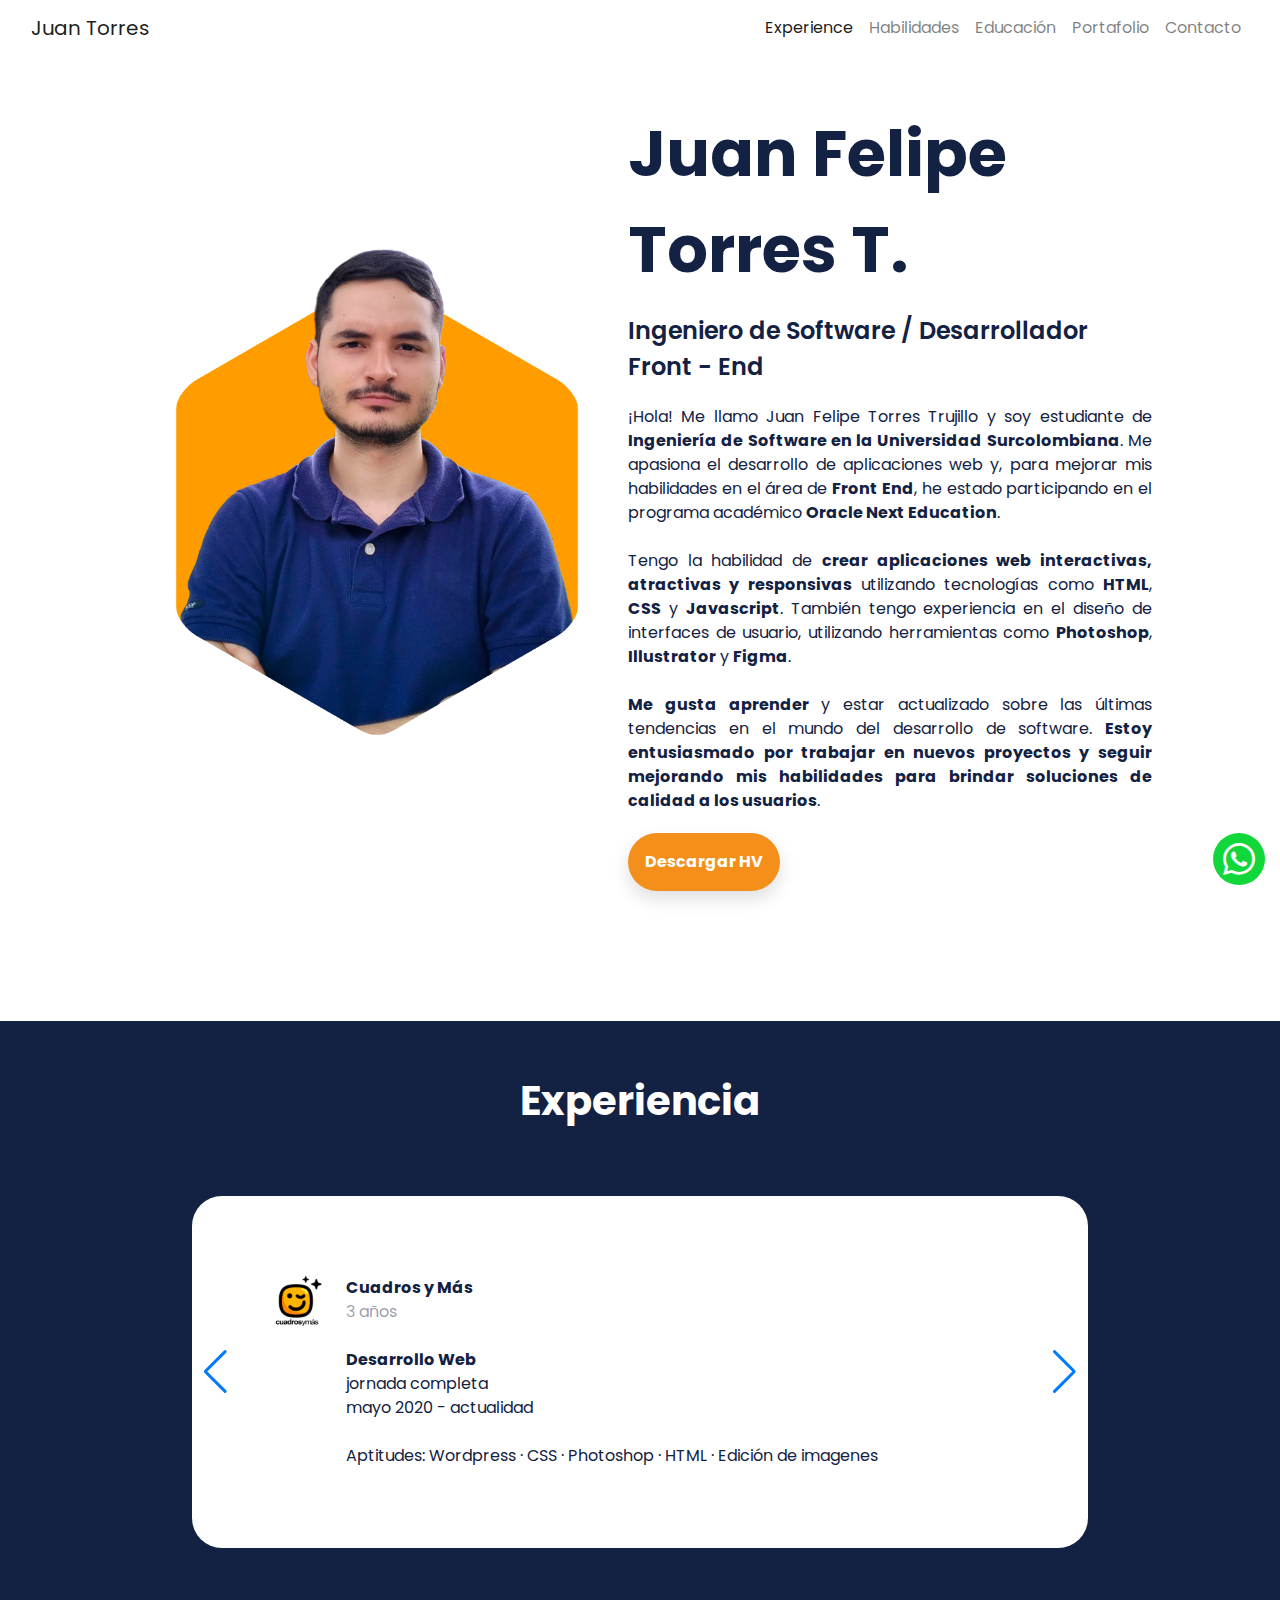
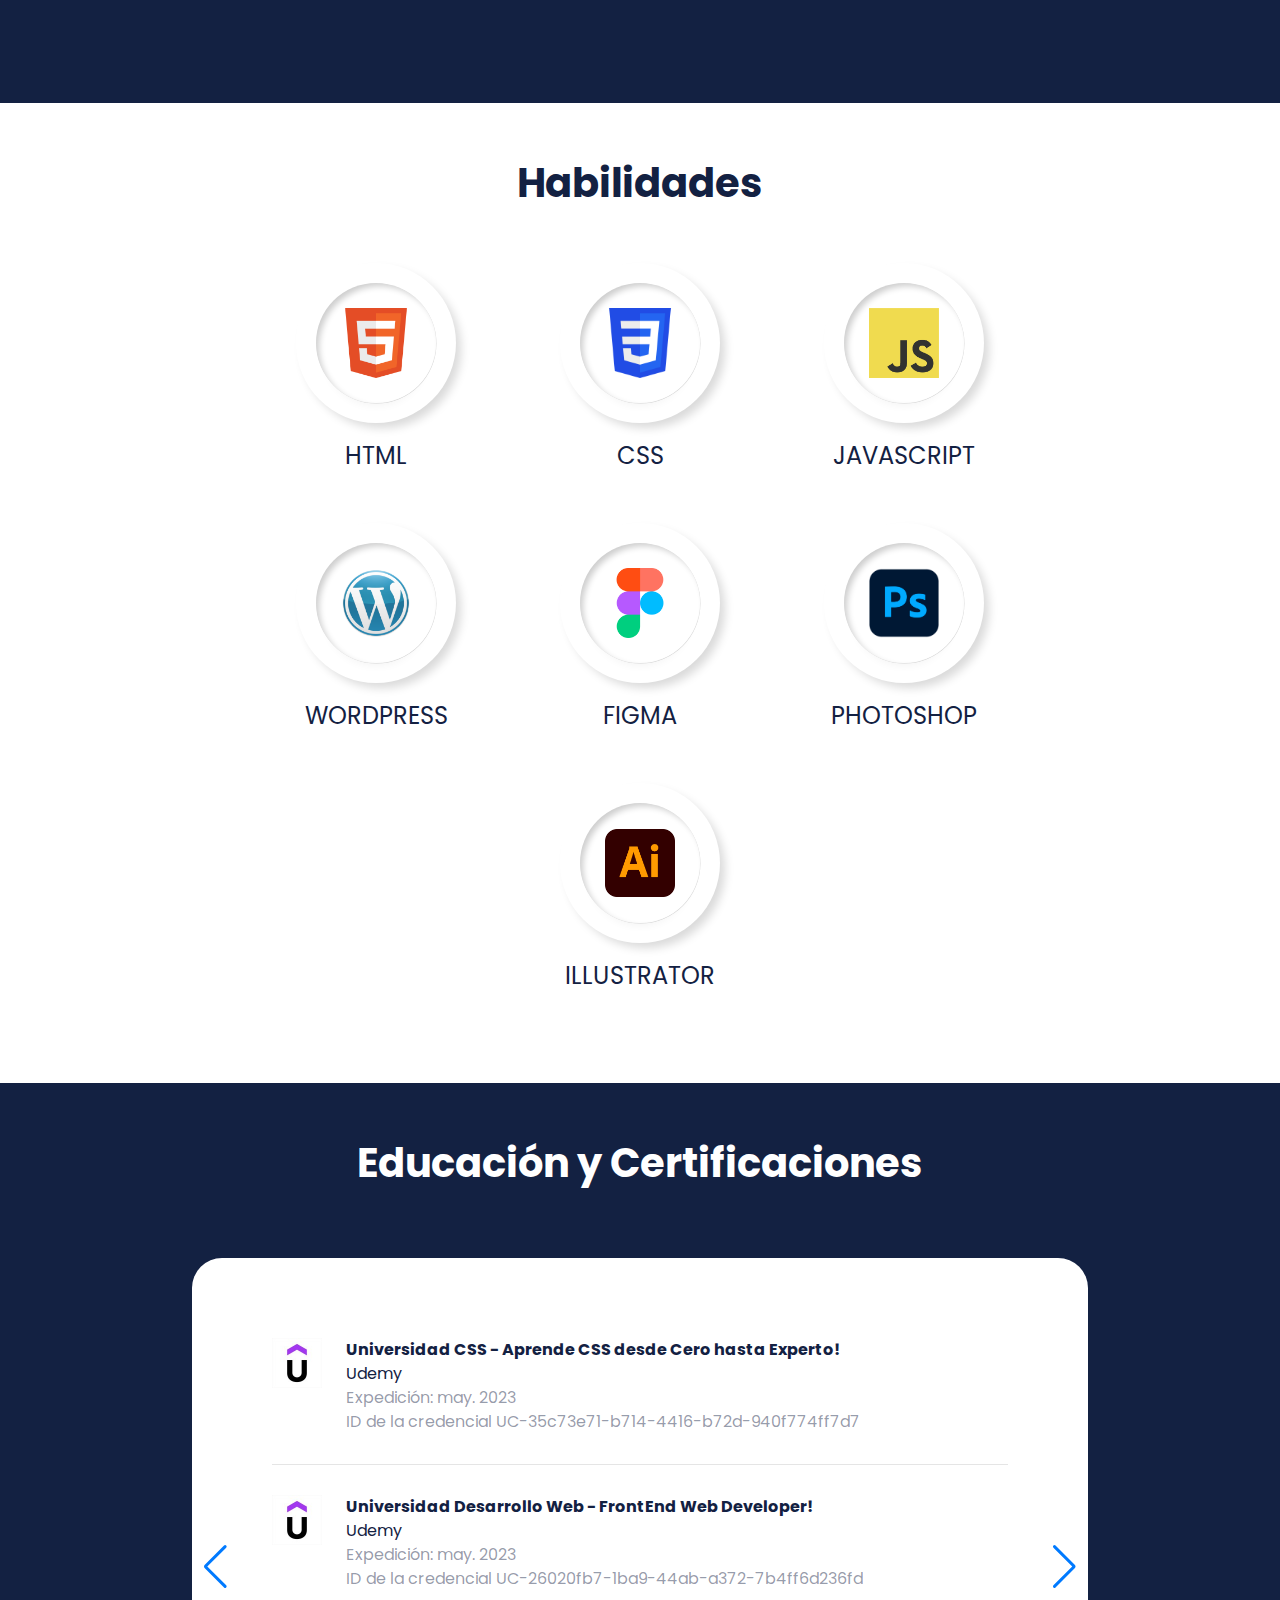
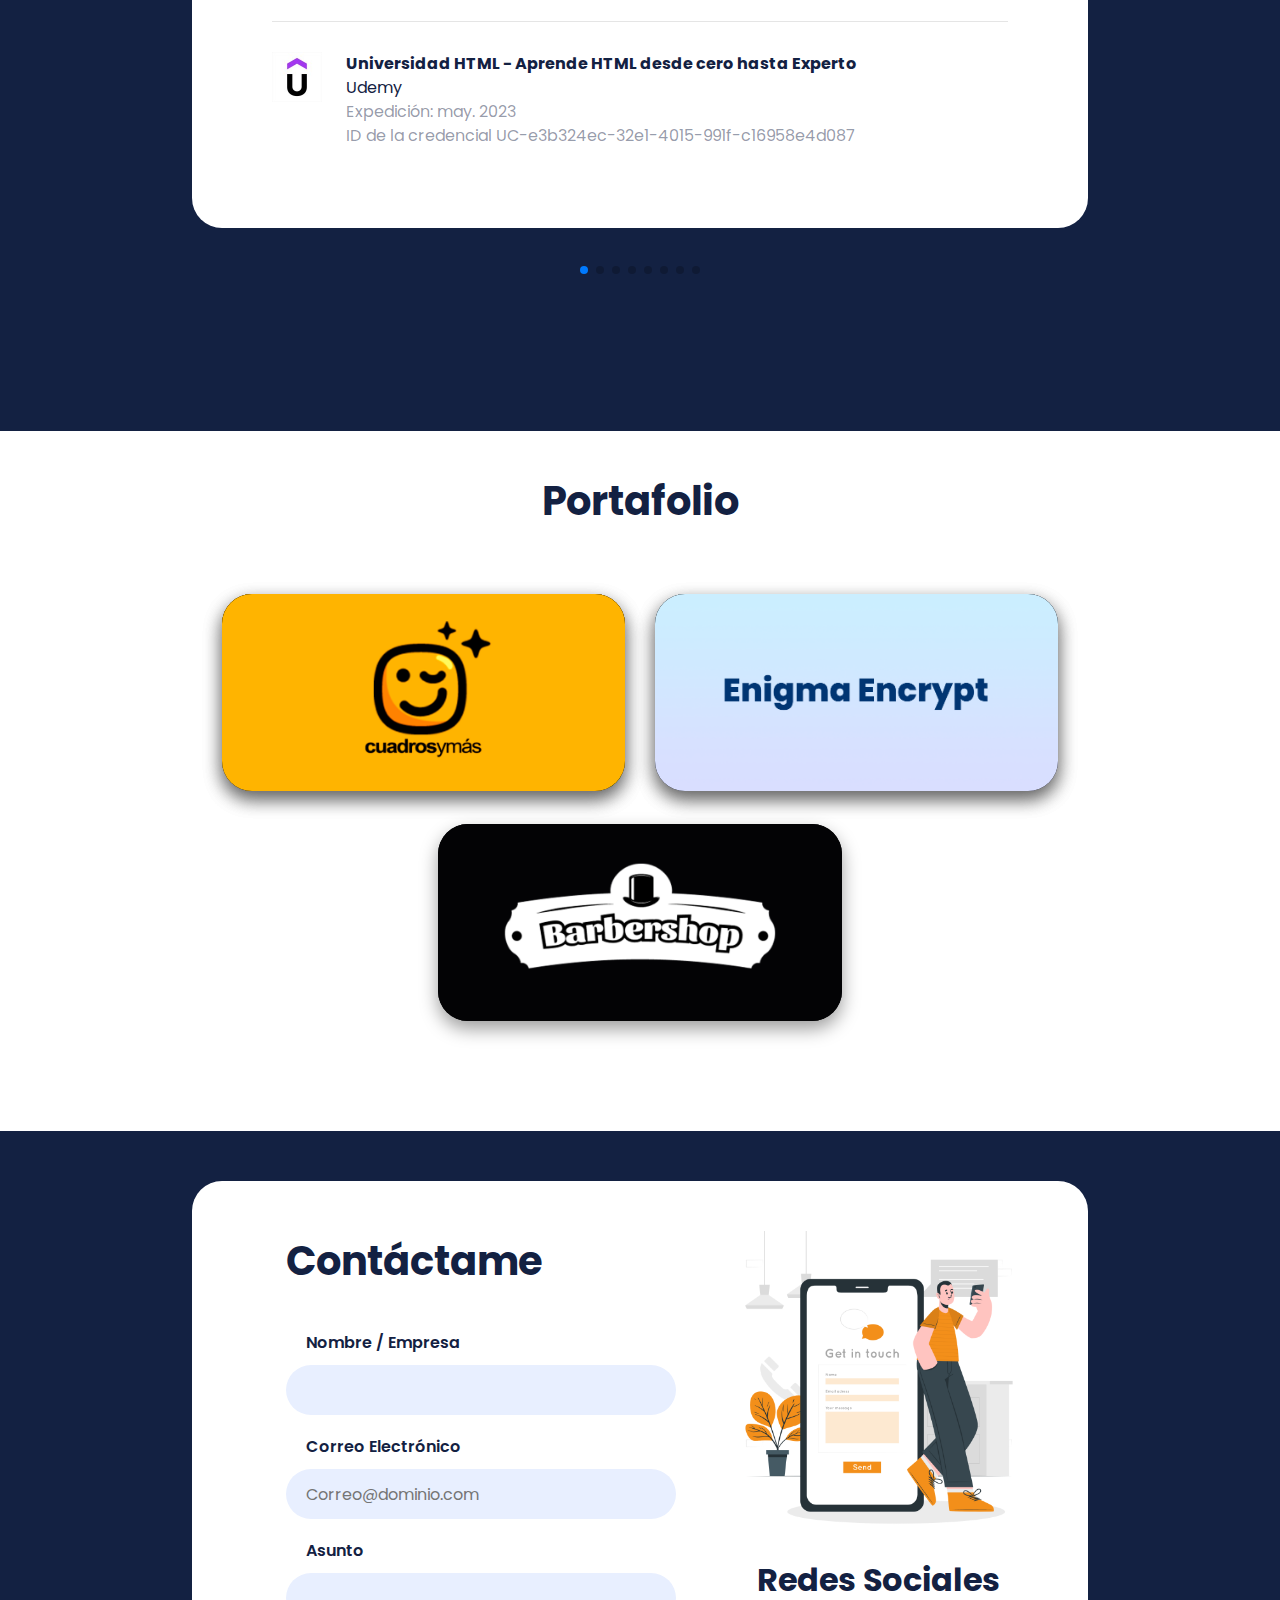
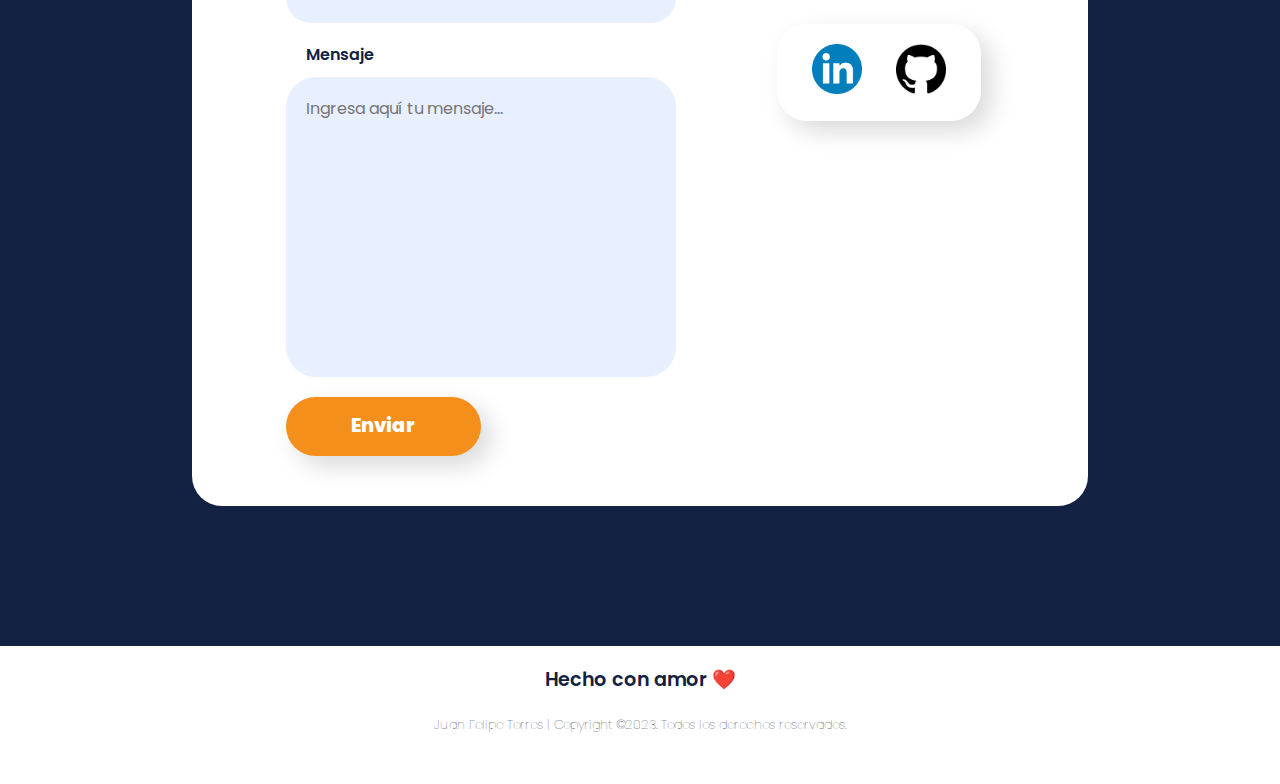
<file: index.html>
<!DOCTYPE html>
<html lang="es">
  <head>

    <meta charset="UTF-8" />
    <meta http-equiv="X-UA-Compatible" content="IE=edge" />
    <meta name="viewport" content="width=device-width, initial-scale=1.0" />

    <!--Boostrap-->
    <link rel="stylesheet" href="https://cdn.jsdelivr.net/npm/bootstrap@4.6.2/dist/css/bootstrap.min.css"/>
    <script src="https://cdn.jsdelivr.net/npm/jquery@3.6.3/dist/jquery.slim.min.js"></script>
    <script src="https://cdn.jsdelivr.net/npm/popper.js@1.16.1/dist/umd/popper.min.js"></script>
    <script src="https://cdn.jsdelivr.net/npm/bootstrap@4.6.2/dist/js/bootstrap.bundle.min.js"></script>
    <link rel="stylesheet" href="https://cdn.jsdelivr.net/npm/bootstrap-icons@1.10.4/font/bootstrap-icons.css">

    <!-- barra animada-->
    <script src="https://cdnjs.cloudflare.com/ajax/libs/gsap/3.1.1/gsap.min.js" integrity="sha512-0RYHqoOARmpxNEw+esxNHXaPoXWU36swC8a5BgmnexZNmOhDewCvKRNWitJiwf40o8JUsg831Uu/cRIN7sCdKA==" crossorigin="anonymous" referrerpolicy="no-referrer"></script>
    <script src="https://code.jquery.com/jquery-3.6.4.js" integrity="sha256-a9jBBRygX1Bh5lt8GZjXDzyOB+bWve9EiO7tROUtj/E=" crossorigin="anonymous"></script>
    <script src="js/wavify.js"></script>
    <script src="js/jquery.wavify.js"></script>


    <!--------------------->

    <!-- Google fonts-->
    <link rel="preconnect" href="https://fonts.googleapis.com" />
    <link rel="preconnect" href="https://fonts.gstatic.com" crossorigin />
    <link href="https://fonts.googleapis.com/css2?family=Poppins:wght@400;600;700;900&display=swap" rel="stylesheet"/>
    <!--------------------->

    <link rel="stylesheet" href="css/reset.css">

    <link rel="stylesheet" href="css/estilos.css" />

    <link rel="stylesheet" href="css/swiper-bundle.min.css">

    <script defer src="js/app.js"></script>
    <title>Juan Torres</title>
  </head>
  <body>
    <!-- BARRA DE NAVEGACION -->
    <header>
      <nav class="navbar navbar-expand-lg navbar-light" id="navegacion">
        <div class="container-fluid">
          <a class="navbar-brand" href="#">Juan Torres</a>

          <button
            class="navbar-toggler"
            type="button"
            data-toggle="collapse"
            data-target="#navbarNav"
          >
            <span class="navbar-toggler-icon"></span>
          </button>

          <div
            class="collapse navbar-collapse justify-content-end"
            id="navbarNav"
          >
            <ul class="navbar-nav">
              <li class="nav-item">
                <a class="nav-link active" aria-current="page" href="#experience"
                  >Experience</a
                >
              </li>
              <li class="nav-item">
                <a class="nav-link" href="#iraskills">Habilidades</a>
              </li>
              <li class="nav-item">
                <a class="nav-link" href="#iraeducation">Educación</a>
              </li>
              <li class="nav-item">
                <a class="nav-link" href="#iraportfolio">Portafolio</a>
              </li>
              <li class="nav-item">
                <a class="nav-link" href="#contacto">Contacto</a>
              </li>
            </ul>
          </div>
        </div>
      </nav>
    </header>

    <!-- SECCION ABOUT ME -->
    <main>
      <div class="aboutMe">
        <!-- COLUMNA IZQUIERA -->

        <div class="columnaDerecha">
          <img class="fotopipe" src="imagenes/felipe.png" alt="Juan Torres" />


        </div>

        <!-- COLUMNA DERECHA -->

        <div class="columnaIzquierda">
          <h5 class="nombre">Juan Felipe Torres T.</h5>
          <p class="dedicacion">Ingeniero de Software / Desarrollador Front - End</p>
          
          
          <p class="descripcion">
            ¡Hola! Me llamo Juan Felipe Torres Trujillo y soy estudiante de <strong>Ingeniería de Software en la Universidad Surcolombiana</strong>. Me apasiona el desarrollo de aplicaciones web y, para mejorar mis habilidades en el área de <strong>Front End</strong>, he estado participando en el programa académico <strong>Oracle Next Education</strong>.<br><br>

            Tengo la habilidad de <strong>crear aplicaciones web interactivas, atractivas y responsivas</strong> utilizando tecnologías como <strong>HTML</strong>, <strong>CSS</strong> y <strong>Javascript</strong>. También tengo experiencia en el diseño de interfaces de usuario, utilizando herramientas como <strong>Photoshop</strong>, <strong>Illustrator</strong> y <strong>Figma</strong>.<br><br>

            <strong>Me gusta aprender</strong> y estar actualizado sobre las últimas tendencias en el mundo del desarrollo de software. <strong>Estoy entusiasmado por trabajar en nuevos proyectos y seguir mejorando mis habilidades para brindar soluciones de calidad a los usuarios</strong>.
          </p>

          <a href="imagenes/HV Felipe Torres.pdf" download="HV Felipe Torres"><button type="button" class="downloadcv">Descargar HV</button></a>
          
          
        </div>


      </div>






      <!-- SECCION EXPERIENCE -->
        <!--div animado v1-->

      <div class="experience" id="experience">

        <div class="animado">
          <svg width="100%" height="100%" version="1.1" xmlns="http://www.w3.org/2000/svg"><defs></defs><path id="myID" d=""/></svg>
        </div><!--div animado-->


        <div class="titleExperience">
          <h1>Experiencia</h1>
        </div><!--titleExperience-->

        <!-- TARJETAS EXPERIENCE -->
        <div class="slide-container swiper">
          <div class="slide-content">

              <div class="contenedor-tarjetas swiper-wrapper">
                <div class="tarjeta1 swiper-slide">
                  <div class="fotoEmpresa">
                    <img
                      src="imagenes/cuadrosymas.png"
                      alt="Cuadros y más logo"
                      width="50px"
                    />
                  </div><!--fotoEmpresa-->

                  <div class="infoTarjeta">
                    <p class="subtitleExperience">Cuadros y Más</p>
                    <p class="months">3 años</p>
                    <br />
                    <p class="subtitleExperience">Desarrollo Web</p>
                    <p>
                      jornada completa<br />
                      mayo 2020 - actualidad
                    </p>
                    <br />
                    <p>
                      <b>Aptitudes:</b> Wordpress · CSS · Photoshop · HTML ·
                      Edición de imagenes
                    </p>
                  </div><!--InfoTarjeta-->
                  

                </div><!--tarjeta1 swiper slide-->
              </div><!--contenedor tarjetas-->
              <div class="swiper-button-next"></div>
              <div class="swiper-button-prev"></div>
              <div class="swiper-pagination"></div>
          </div><!--slide-content-->
          
        </div><!--slide-container-->
        
        
      </div><!--experience-->

      <!-- SECCION SKILLS & LANGUAGES -->
      
      <div class="titleskills" id="iraskills">

      <!--div animado 2-->
      <div class="animado2">
        <svg width="100%" height="100%" version="1.1" xmlns="http://www.w3.org/2000/svg"><defs></defs><path id="myID2" d=""/></svg>
      </div><!--div animado 2-->
        
        <h1 id="titleskills">Habilidades</h1>
      </div>

      <!-- CIRCULAR PROGRESS BARS -->
      
      <div class="circulosProgreso">

        <!-- PROGRESS BAR HTML -->

        <div class="skill">
          <div class="outer">
            <div class="inner">
              <img class="imagenprogressbar" src="imagenes/html.png" alt="">
            </div>
          </div>

          <svg
            xmlns="http://www.w3.org/2000/svg"
            version="1.1"
            width="160px"
            height="160px"
          >
            <defs>
              <linearGradient id="GradientColorhtml">
                <stop offset="0%" stop-color="#FF7400" />
                <stop offset="100%" stop-color="#FF3A00" />
              </linearGradient>
            </defs>
            <circle
              class="circlehtml"
              
              cx="80"
              cy="80"
              r="70"
              stroke-linecap="round"
            />
          </svg>
          <p>HTML</p>
        </div>

        <!-- PROGRESS BAR CSS -->

        <div class="skill">
          <div class="outer">
            <div class="inner">
              <img class="imagenprogressbar" src="imagenes/css.png" alt="">
            </div>
          </div>

          <svg
            xmlns="http://www.w3.org/2000/svg"
            version="1.1"
            width="160px"
            height="160px"
          >
            <defs>
              <linearGradient id="GradientColorcss">
                <stop offset="0%" stop-color="#2965f1" />
                <stop offset="100%" stop-color="#2965f1" />
              </linearGradient>
            </defs>
            <circle
              class="circlecss"
              cx="80"
              cy="80"
              r="70"
              stroke-linecap="round"
            />
          </svg>
          <p>CSS</p>
        </div>

        <!-- PROGRESS BAR JAVASCRIPT -->

        <div class="skill">
          <div class="outer">
            <div class="inner">
              <img class="imagenprogressbar" src="imagenes/js.png" alt="">
            </div>
          </div>

          <svg
            xmlns="http://www.w3.org/2000/svg"
            version="1.1"
            width="160px"
            height="160px"
          >
            <defs>
              <linearGradient id="GradientColorjs">
                <stop offset="0%" stop-color="#FFDD00" />
                <stop offset="100%" stop-color="#f0db4f" />
              </linearGradient>
            </defs>
            <circle class="circlejs" cx="80" cy="80" r="70" stroke-linecap="round" />
          </svg>
          <p>JAVASCRIPT</p>
        </div>
         <!-- CIERRA PROGRESS BAR JAVASCRIPT -->

        <!-- INICIA PROGRESS BAR WORDPRESS -->

        <div class="skill">
          <div class="outer">
            <div class="inner">
              <img class="imagenprogressbar" src="imagenes/wordpress.png" alt="">
            </div>
          </div>

          <svg
            xmlns="http://www.w3.org/2000/svg"
            version="1.1"
            width="160px"
            height="160px"
          >
            <defs>
              <linearGradient id="GradientColorwordpress">
                <stop offset="0%" stop-color="#00a0d2" />
                <stop offset="100%" stop-color="#0073aa" />
              </linearGradient>
            </defs>
            <circle class="circlewordpress" cx="80" cy="80" r="70" stroke-linecap="round" />
          </svg>
          <p>WORDPRESS</p>
        </div>

        <!-- CIERRA PROGRESS BAR WORDPRESS -->

        <!-- INICIA PROGRESS BAR FIGMA -->

        <div class="skill">
          <div class="outer">
            <div class="inner">
              <img class="imagenprogressbar" src="imagenes/figma.png" alt="">
            </div>
          </div>

          <svg
            xmlns="http://www.w3.org/2000/svg"
            version="1.1"
            width="160px"
            height="160px"
          >
            <defs>
              <linearGradient id="GradientColorfigma">
                <stop offset="20%" stop-color="#0ACF83" />
                <stop offset="40%" stop-color="#1ABCFE" />
                <stop offset="60%" stop-color="#A259FF" />
                <stop offset="80%" stop-color="#FF7262" />
                <stop offset="100%" stop-color="#F24E1E" />
              </linearGradient>
            </defs>
            <circle class="circlefigma" cx="80" cy="80" r="70" stroke-linecap="round" />
          </svg>
          <p>FIGMA</p>
        </div>

        <!-- CIERRA PROGRESS BAR FIGMA -->

        <!-- INICIA PROGRESS BAR PHOTOSHOP -->

        <div class="skill">
          <div class="outer">
            <div class="inner">
              <img class="imagenprogressbar" src="imagenes/ps.png" alt="">
            </div>
          </div>

          <svg
            xmlns="http://www.w3.org/2000/svg"
            version="1.1"
            width="160px"
            height="160px"
          >
            <defs>
              <linearGradient id="GradientColorphotoshop">
                <stop offset="0%" stop-color="#40D0FB" />
                <stop offset="100%" stop-color="#18152E" />
              </linearGradient>
            </defs>
            <circle class="circlephotoshop" cx="80" cy="80" r="70" stroke-linecap="round" />
          </svg>
          <p>PHOTOSHOP</p>
        </div>

        <!-- CIERRA PROGRESS BAR PHOTOSHOP -->

        <!-- INICIA PROGRESS BAR ILLUSTRATOR -->

        <div class="skill">
          <div class="outer">
            <div class="inner">
              <img class="imagenprogressbar" src="imagenes/ai.png" alt="">
            </div>
          </div>

          <svg
            xmlns="http://www.w3.org/2000/svg"
            version="1.1"
            width="160px"
            height="160px"
          >
            <defs>
              <linearGradient id="GradientColorillustrator">
                <stop offset="0%" stop-color="#f8a829" />
                <stop offset="100%" stop-color="#3c240c" />
              </linearGradient>
            </defs>
            <circle class="circleillustrator" cx="80" cy="80" r="70" stroke-linecap="round" />
          </svg>
          <p>ILLUSTRATOR</p>
        </div>

        <!-- CIERRA PROGRESS BAR ILLUSTRATOR -->

        
      </div><!-- CIERRA CONTENEDOR CIRCULOS PROGRESO -->

      

      

      

      
        
      </div>

      <!-- SECCION EDUCATION -->

      <div class="experience" id="iraeducation">
      <!--div animado-->
      <div class="animado">
        <svg width="100%" height="100%" version="1.1" xmlns="http://www.w3.org/2000/svg"><defs></defs><path id="myID3" d=""/></svg>
      </div><!--div animado-->
        <div class="titleExperience">
          <h1 id="experience">Educación y Certificaciones</h1>
        </div><!---titleExperience-->

        <!-- TARJETAS EDUCATION -->
        <div class="slide-container swiper">
          <div class="slide-content">

              <div class="contenedor-tarjetas swiper-wrapper">

                <div class="tarjeta1 swiper-slide">
                  <div class="fotoEmpresa">
                    <img
                      src="imagenes/udemy.jpg"
                      alt="Cuadros y más logo"
                      width="50px"
                    />
                  </div><!--fotoEmpresa-->

                  <div class="infoTarjeta">
                    <p class="subtitleExperience">Universidad CSS - Aprende CSS desde Cero hasta Experto!</p>
                    <p>Udemy</p>
                    <p class="months">
                      Expedición: may. 2023
                      <br>
                      ID de la credencial UC-35c73e71-b714-4416-b72d-940f774ff7d7
                    </p>
                    
                  </div><!--InfoTarjeta-->

                  <hr />

                  <div class="fotoEmpresa">
                    <img
                      src="imagenes/udemy.jpg"
                      alt="Cuadros y más logo"
                      width="50px"
                    />
                  </div><!--fotoEmpresa-->

                  <div class="infoTarjeta">
                    <p class="subtitleExperience">Universidad Desarrollo Web - FrontEnd Web Developer!</p>
                    <p>Udemy</p>
                    <p class="months">
                      Expedición: may. 2023
                      <br>
                      ID de la credencial UC-26020fb7-1ba9-44ab-a372-7b4ff6d236fd
                    </p>
                    
                  </div><!--InfoTarjeta-->

                  <hr />

                  <div class="fotoEmpresa">
                    <img
                      src="imagenes/udemy.jpg"
                      alt="Cuadros y más logo"
                      width="50px"
                    />
                  </div><!--fotoEmpresa-->

                  <div class="infoTarjeta">
                    <p class="subtitleExperience">Universidad HTML - Aprende HTML desde cero hasta Experto</p>
                    <p>Udemy</p>
                    <p class="months">
                      Expedición: may. 2023
                      <br>
                      ID de la credencial UC-e3b324ec-32e1-4015-991f-c16958e4d087
                    </p>
                    
                  </div><!--InfoTarjeta-->


                </div><!--tarjeta1-->

                <div class="tarjeta1 swiper-slide">
                  <div class="fotoEmpresa">
                    <img
                      src="imagenes/usco.png"
                      alt="Cuadros y más logo"
                      width="50px"
                    />
                  </div><!--fotoEmpresa-->

                  <div class="infoTarjeta">
                    <p class="subtitleExperience">Ingeniería en Desarrollo de Software</p>
                    <p>Universidad Surcolombiana</p>
                    <p class="months">
                      2017 - actualidad
                    </p>
                  </div><!--InfoTarjeta-->

                  <hr />

                  <div class="fotoEmpresa">
                    <img
                      src="imagenes/alura.jpg"
                      alt="Facebook logo"
                      width="50px"
                    />
                  </div><!--fotoEmpresa-->

                  <div class="infoTarjeta">
                    <p class="subtitleExperience">Oracle + Alura - Formación Principiante en Programación G5 - ONE</p>
                    <p>Alura Latam</p>
                    <p class="months">
                      Expedición: abr. 2023
                      <br>
                      ID de la credencial 57526ed6-877d-4122-864a-55d36bb5c99c
                    </p>
                  </div><!--InfoTarjeta-->

                  <hr />

                  <div class="fotoEmpresa">
                    <img
                      src="imagenes/alura.jpg"
                      alt="Facebook logo"
                      width="50px"
                    />
                  </div><!--fotoEmpresa-->

                  <div class="infoTarjeta">
                    <p class="subtitleExperience">Oracle + Alura - Formación Desarrollo Personal G5 - ONE</p>
                    <p>Alura Latam</p>
                    <p class="months">
                      Expedición: abr. 2023
                      <br>
                      ID de la credencial 8379fb3d-d681-4459-9735-004971d9435a
                    </p>
                  </div><!--InfoTarjeta-->

                  

                </div><!--tarjeta1-->

                <!--Empieza tarjeta 2-->
                <div class="tarjeta1 swiper-slide">
                  <div class="fotoEmpresa">
                    <img
                      src="imagenes/alura.jpg"
                      alt="Cuadros y más logo"
                      width="50px"
                    />
                  </div><!--fotoEmpresa-->

                  <div class="infoTarjeta">
                    <p class="subtitleExperience">Oracle + Alura - HTML5 y CSS3 parte 4: Avanzando en CSS</p>
                    <p>Alura Latam</p>
                    <p class="months">
                      Expedición: abr. 2023
                      <br>
                      ID de la credencial eba32cc9-c6a6-400e-bb6a-db7486b40aa4
                    </p>
                  </div><!--InfoTarjeta-->

                  <hr />

                  <div class="fotoEmpresa">
                    <img
                      src="imagenes/alura.jpg"
                      alt="Facebook logo"
                      width="50px"
                    />
                  </div><!--fotoEmpresa-->

                  <div class="infoTarjeta">
                    <p class="subtitleExperience">Oracle + Alura - HTML5 y CSS3 parte 3: Trabajando con formularios y tablas</p>
                    <p>Alura Latam</p>
                    <p class="months">
                      Expedición: abr. 2023
                      <br>
                      ID de la credencial 4af13004-2f42-463e-8dff-0fa76289324d
                    </p>
                  </div><!--InfoTarjeta-->

                  <hr />

                  <div class="fotoEmpresa">
                    <img
                      src="imagenes/alura.jpg"
                      alt="Facebook logo"
                      width="50px"
                    />
                  </div><!--fotoEmpresa-->

                  <div class="infoTarjeta">
                    <p class="subtitleExperience">Oracle + Alura - HTML5 y CSS3 parte 2: Posicionamiento, listas y navegación</p>
                    <p>Alura Latam</p>
                    <p class="months">
                      Expedición: abr. 2023
                      <br>
                      ID de la credencial fa75da95-1ecc-4bab-aab6-3b14a9829677
                    </p>
                  </div><!--InfoTarjeta-->

                </div><!--tarjeta2-->

                <!--Empieza tarjeta 3-->
                <div class="tarjeta1 swiper-slide">
                  <div class="fotoEmpresa">
                    <img
                      src="imagenes/alura.jpg"
                      alt="Cuadros y más logo"
                      width="50px"
                    />
                  </div><!--fotoEmpresa-->

                  <div class="infoTarjeta">
                    <p class="subtitleExperience">Oracle + Alura - HTML5 y CSS3 parte 1: Mi primera página web</p>
                    <p>Alura Latam</p>
                    <p class="months">
                      Expedición: abr. 2023
                      <br>
                      ID de la credencial 5e8db78c-b7b4-43b6-9bcd-833e8a0997da
                    </p>
                  </div><!--InfoTarjeta-->

                  <hr />

                  <div class="fotoEmpresa">
                    <img
                      src="imagenes/alura.jpg"
                      alt="Facebook logo"
                      width="50px"
                    />
                  </div><!--fotoEmpresa-->

                  <div class="infoTarjeta">
                    <p class="subtitleExperience">Oracle + Alura - Lógica de programación: Practicando con juegos y animaciones</p>
                    <p>Alura Latam</p>
                    <p class="months">
                      Expedición: abr. 2023
                      <br>
                      ID de la credencial b36bbdd2-52e8-408a-8a18-81e02eb7f852
                    </p>
                  </div><!--InfoTarjeta-->

                  <hr />

                  <div class="fotoEmpresa">
                    <img
                      src="imagenes/alura.jpg"
                      alt="Facebook logo"
                      width="50px"
                    />
                  </div><!--fotoEmpresa-->

                  <div class="infoTarjeta">
                    <p class="subtitleExperience">Oracle + Alura - Lógica de programación: Conceptos primordiales</p>
                    <p>Alura Latam</p>
                    <p class="months">
                      Expedición: abr. 2023
                      <br>
                      ID de la credencial 2d54e5c1-bdf6-4ac2-a88f-8904a9f8dd39
                    </p>
                  </div><!--InfoTarjeta-->

                </div><!--tarjeta3-->

                <!--Empieza tarjeta 4-->
                <div class="tarjeta1 swiper-slide">
                  <div class="fotoEmpresa">
                    <img
                      src="imagenes/alura.jpg"
                      alt="Cuadros y más logo"
                      width="50px"
                    />
                  </div><!--fotoEmpresa-->

                  <div class="infoTarjeta">
                    <p class="subtitleExperience">Oracle + Alura - Lógica de programación: Primeros pasos</p>
                    <p>Alura Latam</p>
                    <p class="months">
                      Expedición: abr. 2023
                      <br>
                      ID de la credencial 05c1d859-4ef8-48e8-8552-302d1f21416e
                    </p>
                  </div><!--InfoTarjeta-->

                  <hr />

                  <div class="fotoEmpresa">
                    <img
                      src="imagenes/alura.jpg"
                      alt="Facebook logo"
                      width="50px"
                    />
                  </div><!--fotoEmpresa-->

                  <div class="infoTarjeta">
                    <p class="subtitleExperience">Oracle + Alura - Hábitos: Ser productivo para cumplir sus metas personales</p>
                    <p>Alura Latam</p>
                    <p class="months">
                      Expedición: abr. 2023
                      <br>
                      ID de la credencial 7e3d87dc-0e9c-435e-af9b-41e818f78afc
                    </p>
                  </div><!--InfoTarjeta-->

                  <hr />

                  <div class="fotoEmpresa">
                    <img
                      src="imagenes/alura.jpg"
                      alt="Facebook logo"
                      width="50px"
                    />
                  </div><!--fotoEmpresa-->

                  <div class="infoTarjeta">
                    <p class="subtitleExperience">Oracle + Alura - Foco: Enfocarse trae más resultados para el día a día</p>
                    <p>Alura Latam</p>
                    <p class="months">
                      Expedición: abr. 2023
                      <br>
                      ID de la credencial 72f3ba89-4456-472f-8f2e-81271fa44be9
                    </p>
                  </div><!--InfoTarjeta-->

                </div><!--tarjeta4-->

                <!--Empieza tarjeta 5-->
                <div class="tarjeta1 swiper-slide">
                  <div class="fotoEmpresa">
                    <img
                      src="imagenes/alura.jpg"
                      alt="Cuadros y más logo"
                      width="50px"
                    />
                  </div><!--fotoEmpresa-->

                  <div class="infoTarjeta">
                    <p class="subtitleExperience">Oracle + Alura - LinkedIn: Como hacer que tu perfil trabaje por ti</p>
                    <p>Alura Latam</p>
                    <p class="months">
                      Expedición: abr. 2023
                      <br>
                      ID de la credencial f9c0a257-304d-40be-8bc2-2a17c9645e65
                    </p>
                  </div><!--InfoTarjeta-->

                  <hr />

                  <div class="fotoEmpresa">
                    <img
                      src="imagenes/alura.jpg"
                      alt="Facebook logo"
                      width="50px"
                    />
                  </div><!--fotoEmpresa-->

                  <div class="infoTarjeta">
                    <p class="subtitleExperience">Oracle + Alura - Aprender a aprender: técnicas para tu autodesarrollo</p>
                    <p>Alura Latam</p>
                    <p class="months">
                      Expedición: abr. 2023
                      <br>
                      ID de la credencial 0094173e-27dd-4137-9a6d-7023807d1710
                    </p>
                  </div><!--InfoTarjeta-->

                  <hr />

                  <div class="fotoEmpresa">
                    <img
                      src="imagenes/sena.jpg"
                      alt="Facebook logo"
                      width="50px"
                    />
                  </div><!--fotoEmpresa-->

                  <div class="infoTarjeta">
                    <p class="subtitleExperience">English does work - Level 1</p>
                    <p>Servicio Nacional de Aprendizaje (SENA)</p>
                    <p class="months">
                      Expedición: abr. 2023
                      <br>
                      ID de la credencial 9537002727972CC1003811360C
                    </p>
                  </div><!--InfoTarjeta-->

                </div><!--tarjeta5-->

                <!--Empieza tarjeta 6-->
                <div class="tarjeta1 swiper-slide">
                  <div class="fotoEmpresa">
                    <img
                      src="imagenes/codigofacilito.jpg"
                      alt="Cuadros y más logo"
                      width="50px"
                    />
                  </div><!--fotoEmpresa-->

                  <div class="infoTarjeta">
                    <p class="subtitleExperience">Curso Profesional de Git</p>
                    <p>CódigoFacilito</p>
                    <p class="months">
                      Expedición: abr. 2023
                      <br>
                      ID de la credencial 69638173-2b00-479f-a1d3-529ee098da30
                    </p>
                  </div><!--InfoTarjeta-->

                  <hr />

                  <div class="fotoEmpresa">
                    <img
                      src="imagenes/platzi.jpg"
                      alt="Facebook logo"
                      width="50px"
                    />
                  </div><!--fotoEmpresa-->

                  <div class="infoTarjeta">
                    <p class="subtitleExperience">Introducción a Java SE</p>
                    <p>Platzi</p>
                    <p class="months">
                      Expedición: ene. 2023
                      <br>
                      ID de la credencial d764d53-7fb2-4479-bd20-6e23f2c4fc25
                    </p>
                  </div><!--InfoTarjeta-->

                  <hr />

                  <div class="fotoEmpresa">
                    <img
                      src="imagenes/scrum.jpg"
                      alt="Facebook logo"
                      width="50px"
                    />
                  </div><!--fotoEmpresa-->

                  <div class="infoTarjeta">
                    <p class="subtitleExperience">Scrum Fundamentals Certified</p>
                    <p>SCRUMstudy - Accreditation Body for Scrum and Agile</p>
                    <p class="months">
                      Expedición: feb. 2021
                      <br>
                      ID de la credencial 830965
                    </p>
                  </div><!--InfoTarjeta-->

                </div><!--tarjeta6-->

                <!--Empieza tarjeta 6-->
                <div class="tarjeta1 swiper-slide">
                  <div class="fotoEmpresa">
                    <img
                      src="imagenes/alura.jpg"
                      alt="Cuadros y más logo"
                      width="50px"
                    />
                  </div><!--fotoEmpresa-->

                  <div class="infoTarjeta">
                    <p class="subtitleExperience">Oracle + Alura - Git y GitHub: controle y comparta su código</p>
                    <p>CódigoFacilito</p>
                    <p class="months">
                      Expedición: abr. 2023
                      <br>
                      ID de la credencial c318ca37-a18c-4c70-a7ba-fb0244efa1c6
                    </p>
                  </div><!--InfoTarjeta-->

                </div><!--tarjeta6-->

              </div><!--contenedor tarjetas-->
              <div class="swiper-button-next"></div>
              <div class="swiper-button-prev"></div>
              <div class="swiper-pagination"></div>
          </div><!--slide-content-->
          
        </div><!--slide-container-->
        

      </div><!--experience-->

      <!-- SECCION PORTFOLIO-->

      <div class="seccionPortfolio" id="iraportfolio">

        
        <div class="animado2"><!--div animado-->

          <svg width="100%" height="100%" version="1.1" xmlns="http://www.w3.org/2000/svg"><defs></defs><path id="myID4" d=""/></svg>
        
        </div><!--div animado-->

        <div class="titleportfolio">
          <h1 id="titleportfolio">Portafolio</h1>
        </div>

        <div class="proyectos">

          <div class="contenedor">
            <a target="_blank" href="https://cuadrosymas.com/">
              <img
              class="top"
              src="imagenes/cuadrosymas-proyecto.png"
              alt="Cuadros y más"
              />
              <img
              class="prueba"
              src="imagenes/cuadrosymasproy.png"
              alt="Cuadros y más"
              />
            </a>
          </div>
          
          

          
          <div class="contenedor">
            <a target="_blank" href="https://juanftorrest.github.io/Enigma-Encrypt/">

              <img
              class="top"
              src="imagenes/encriptador-proyecto.png"
              alt="Cuadros y más"
              />
              
              <img
              class="prueba"
              src="imagenes/enigma.jpg"
              alt="Cuadros y más"
              />
              

              
              
            </a>
          </div>

          <div class="contenedor">
              <p
                class="texto"
                src="imagenes/cuadrosymasproy.png"
                alt="Cuadros y más">
                EN PRODUCCIÓN
              </p>

              <img
              class="prueba"
              src="imagenes/barbería.png"
              alt="Cuadros y más"
              />


          </div>


          
        </div>
      </div>

      <!-- FORMULARIO CONTACTO -->

      <div class="experience" id="contacto">
          <!--div animado-->
          <div class="animado">
            <svg width="100%" height="100%" version="1.1" xmlns="http://www.w3.org/2000/svg"><defs></defs><path id="myID5" d=""/></svg>
          </div><!--div animado--><!--
          <div class="titleExperience">
            <h1>Contáctame</h1>
          </div>
        -->
          <form action="https://formsubmit.co/juanftorrest@gmail.com" method="POST">
          <div class="form-contact">
            <div class="titutlo-formulario"></div>
              <div class="lets-talk">
                <h1>Contáctame</h1>
                <label for="nombre">Nombre / Empresa</label>
                <input type="text" name="nombre" required>
                <label for="email">Correo Electrónico</label>
                <input type="email" name="email" placeholder="Correo@dominio.com" required>
                <label for="asunto">Asunto</label>
                <input type="text" name="asunto" required>
                <label for="mensaje">Mensaje</label>
                <textarea class="mensaje-correo" name="mensaje" id="" cols="30" rows="10" placeholder="Ingresa aquí tu mensaje..." required></textarea>
                
                <input type="hidden" target="_blank" name="_next" value="https://juanftorrest.github.io/portafolio/envioCorrecto.html">
                <input type="hidden" name="_captcha" value="false">
                <input type="hidden" name="_subject" value="¡NUEVO MENSAJE DEL PORTAFOLIO!">

                <button class="enviar-formulario" type="submit">Enviar</button>

              </div>
              <div class="info">
                <img id="getintouch" src="imagenes/Get in touch-cuate.png" alt="">
                <h1>Redes Sociales</h1>
                <div class="redes">
                  <a href="https://www.linkedin.com/in/juan-felipe-torres-t/"><img src="imagenes/linkedin.png" alt=""></a>
                  <a href="https://github.com/JuanFTorresT"><img src="imagenes/github.png" alt=""></a>
                </div>
              </div>
          </div>
        </form>

          


      </div>

    </main>

    <footer>


      <div class="animado2"><!--div animado-->

        <svg width="100%" height="100%" version="1.1" xmlns="http://www.w3.org/2000/svg"><defs></defs><path id="myID6" d=""/></svg>
      
      </div><!--div animado-->

      <p>Hecho con amor ❤️</p>
      
      <p id="copy">Juan Felipe Torres | Copyright ©2023. Todos los derechos reservados.</p>
    </footer>

    <a href="https://api.whatsapp.com/send/?phone=573202750396&text&type=phone_number&app_absent=0" class="whatsapp" target="_blank"><i class="bi bi-whatsapp"></i></a>
  </body>
  <script src="js/swiper-bundle.min.js"></script>

  <script type="text/javascript">

  </script>
</html>
</file>
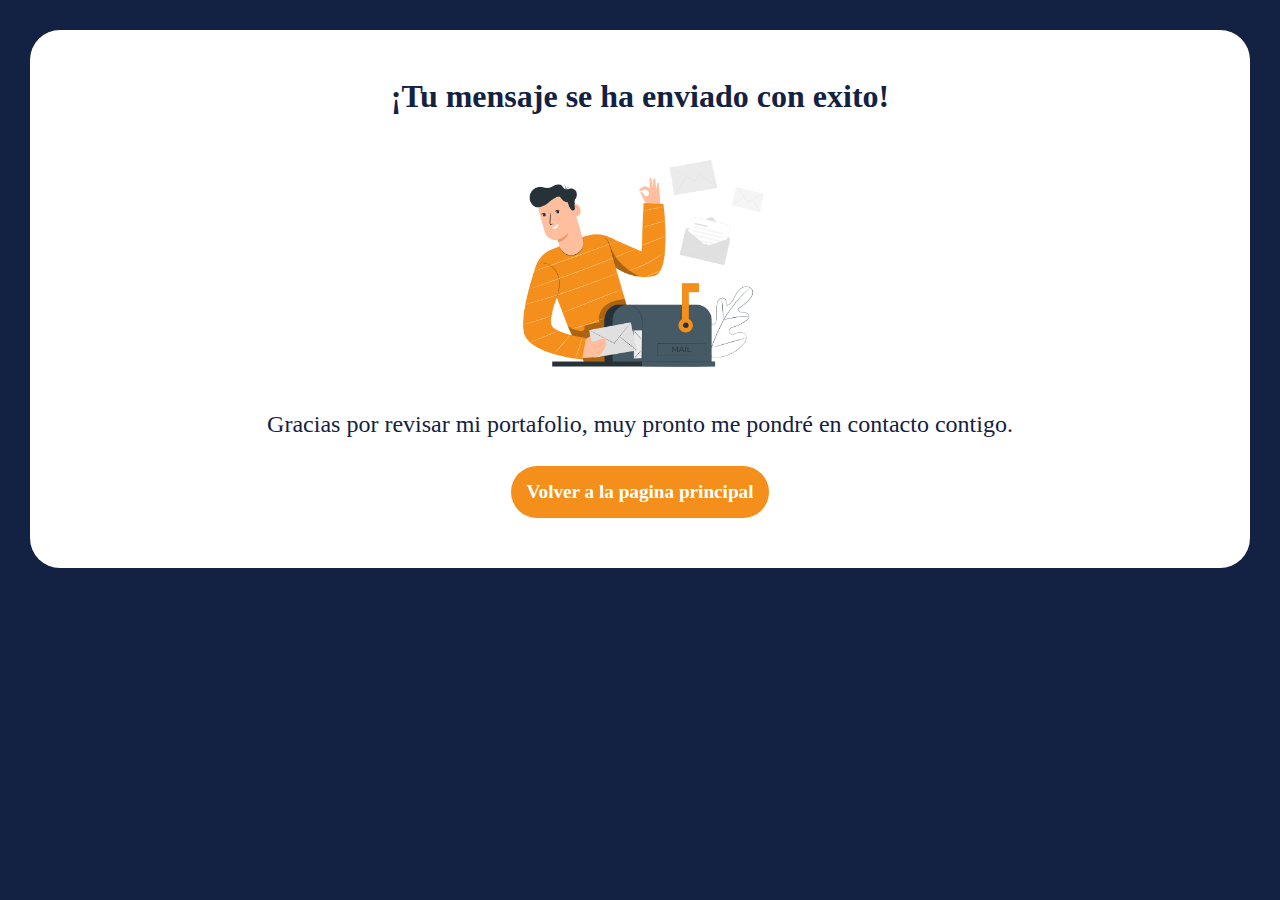
<file: envioCorrecto.html>
<!DOCTYPE html>
<html lang="en">
<head>
    <meta charset="UTF-8">
    <meta http-equiv="X-UA-Compatible" content="IE=edge">
    <meta name="viewport" content="width=device-width, initial-scale=1.0">

    <link rel="stylesheet" href="css/reset.css">
    <link rel="stylesheet" href="css/style-agradecimiento.css" />

    <title>Mensaje Enviado con Exito</title>
</head>
<body>
    <div class="mensaje-enviado">
        <h1>¡Tu mensaje se ha enviado con exito!</h1>
        <img src="imagenes/Mailbox-pana.png" alt="">
        <p>Gracias por revisar mi portafolio, muy pronto me pondré en contacto contigo.</p>

        <a href="index.html"><button class="volver">Volver a la pagina principal</button></a>
    </div>
</body>
</html>
</file>
<file: css/estilos.css>
body{
    font-family: poppins;
    line-height: 1.5;
}

strong{
    font-weight: 700;
}

main{
    width: 100%;
    margin: 0 auto;
}

.aboutMe{
    width: 80%;
    display: flex;
    margin: 50px auto;
    align-items: center;
}


.columnaDerecha{
display: inline-block;
}

.fotopipe{
    max-width: 500px;
    height: auto;
}

.nombre{
    color: #132142;
    font-size: 4rem;
    font-weight: 700;
    margin: 0;
}

.dedicacion{
    color: #132142;
    font-size: 1.5rem;
    font-weight: 600;
    margin: 15px 0;
}

.descripcion{
    color: #132142;
    font-size: 1rem;
    font-weight: 400;
    margin: 20px 0;
    text-align: justify; 
}

.downloadcv{
    background-color: #F38F1A;
    color: white;
    font-family: poppins;
    font-size: 1rem;
    /*arriba izquierda abajo derecha*/
    padding: 15px;
    border-radius: 30px;
    border-color: rgba(255, 255, 255, 0);
    font-weight: 700;
    box-shadow: 0px 8px 18px rgba(0, 0, 0, 0.13);

}

.columnaIzquierda{
    width: 80%;
    display: inline-block;
}



.talk{
    color: #132142;
    font-size: 1.5rem;
    font-weight: 700;
    margin: 50px 0;
    display: flex;
    align-items: center;
}

.icons{
    margin: 0px;
}

.linkedin{
    margin-left: 8px;
}



.experience{
    background-color: #132142;
    display: flex;
    flex-direction: row;
    flex-wrap: wrap;
    justify-content: center;
    margin-top: 10px;
    padding: 0px 0px 60px 0px;
    
}

.titleExperience{
    color: white;
    padding-top: 50px;
    width: 100%;
    text-align: center;
    padding-bottom: 50px;

}

h1{
    font-weight: 700;
    font-size: 2.5rem;
}

.slide-container{
    width: 70%;
}

.contenedor-tarjetas{
    display: block;
}

.tarjeta1{

    border-radius: 30px;
    margin: 15px auto;
    padding: 80px;
    width: 100%;
    background-color: white;

}
.tarjeta2{

    border-radius: 30px;
    margin: 15px;
    padding: 35px;
    width: 550px;
    height: 500px;
    background-color: white;
    display: flex;
    flex-direction: row;
    flex-wrap: wrap;
    
}

.subtitleExperience{
    font-weight: 700;
    color: #132142;
    margin: 0%;
    padding: 0%;
}

.months{
    color: rgba(19, 33, 66, 0.45);
    font-weight: 400;
}

p{
    color: #132142;
    margin: 0%;
    padding: 0%;
}

.face{
    margin-left: 8px;
}
.whats{
    margin-left: 8px;
}


.fotoEmpresa{
    display: inline-block;
    vertical-align: top;
}

.infoTarjeta{
    margin-left: 20px;
    width: 80%;
    display: inline-block;
}

hr{
    width: 100%;
    margin: 30px 0;
}

/*EMPIEZA CSS PROGRESS BAR */

.circulosProgreso{
    text-align: center;
    width: 70%;
    margin: 0 auto;
}

.skill{
    width: 160px;
    height: 160px;
    position: relative;
    margin: 50px;
    display: inline-block;
}

.skill p{
    margin-top: 15px;
}

.outer{
    height: 160px;
    width: 160px;
    padding: 20px;
    box-shadow: 6px 6px 10px -1px rgba(0,0,0,0.15),
    -6px -6px 10px -1px rgba(255,255,255,0.7);
    border-radius: 50%;
}

.inner{
    display: flex;
    align-items: center;
    justify-content: center;
    height: 120px;
    width: 120px;
    box-shadow: inset 4px 4px 6px -1px rgba(0,0,0,0.2),
    inset -4px -4px 6px -1px rgba(255, 255, 255, 0.7),
    -0.5px -0.5px 0px rgba(255, 255, 255, 1),
    0.5px 0.5px 0px rgba(0, 0, 0, 0.15),
    0px 12px 10px -10px rgba(0, 0,0 , 0.05);
    border-radius: 50%;
}

.imagenprogressbar{
    width: 70px;
}

#numberjs{
    font-weight: 700;
    font-size: 2rem;
    color: #132142;
}

#numberwordpress{
    font-weight: 700;
    font-size: 2rem;
    color: #132142;
}

#numberfigma{
    font-weight: 700;
    font-size: 2rem;
    color: #132142;
}

#numberphotoshop{
    font-weight: 700;
    font-size: 2rem;
    color: #132142;
}

#numberillustrator{
    font-weight: 700;
    font-size: 2rem;
    color: #132142;
}

.circlehtml{
    fill: none;
    stroke: url(#GradientColorhtml);
    stroke-width: 20px;
    stroke-dasharray: 450;
    stroke-dashoffset: 450;
    animation: animhtml 2s linear forwards;
}

@keyframes animhtml{
    100%{
        stroke-dashoffset: 0;
    }
}


.circlecss{
    fill: none;
    stroke: url(#GradientColorcss);
    stroke-width: 20px;
    stroke-dasharray: 450;
    stroke-dashoffset: 450;
    animation: animcss 2s linear forwards;
}


@keyframes animcss{
    100%{
        stroke-dashoffset: 0;
    }
}

.circlejs{
    fill: none;
    stroke: url(#GradientColorjs);
    stroke-width: 20px;
    stroke-dasharray: 450;
    stroke-dashoffset: 450;
    animation: animjs 2s linear forwards;
}


@keyframes animjs{
    100%{
        stroke-dashoffset: 0;
    }
}

.circlewordpress{
    fill: none;
    stroke: url(#GradientColorwordpress);
    stroke-width: 20px;
    stroke-dasharray: 450;
    stroke-dashoffset: 450;
    animation: animwordpress 2s linear forwards;
}


@keyframes animwordpress{
    100%{
        stroke-dashoffset: 0;
    }
}

.circlefigma{
    fill: none;
    stroke: url(#GradientColorfigma);
    stroke-width: 20px;
    stroke-dasharray: 450;
    stroke-dashoffset: 450;
    animation: animfigma 2s linear forwards;
    
}

@keyframes animfigma{
    100%{
        stroke-dashoffset: 0;
    }
}

.circlephotoshop{
    fill: none;
    stroke: url(#GradientColorphotoshop);
    stroke-width: 20px;
    stroke-dasharray: 450;
    stroke-dashoffset: 450;
    animation: animphotoshop 2s linear forwards;
}


@keyframes animphotoshop{
    100%{
        stroke-dashoffset: 0;
    }
}

.circleillustrator{
    fill: none;
    stroke: url(#GradientColorillustrator);
    stroke-width: 20px;
    stroke-dasharray: 450;
    stroke-dashoffset: 450;
    animation: animillustrator 2s linear forwards;
}


@keyframes animillustrator{
    100%{
        stroke-dashoffset: 0;
    }
}


/*TERMINA CSS PROGRESS BAR*/

.cuadro{
    background-color: aliceblue;
    width: 500px;
    height: 500px;
}

svg{
    position: absolute;
    top: 0;
    left: 0;
}

.skill p{
    text-align: center;
    font-weight: 400;
    font-size: 1.5rem;
}

.titleExperience{

    padding-top: 50px;
    width: 100%;
    text-align: center;
    padding-bottom: 50px;

}

#titleskills{
    color: #132142;
    text-align: center;
    padding-top: 50px;
}



.titleportfolio{
    color: #132142;
    text-align: center;
    padding-bottom: 50px;
    padding-top: 40px;
}


.proyectos{

    position: relative;
    width: 70%;
    display: block;
    margin: 0 auto;
    text-align: center;
    
}
.textoproximamente{
    color: #FFFFFF;
    font-size: 3rem;
}
.contenedor-imagen{
    position: relative;
    margin: 0 auto;
    justify-content: center ;
    

}

.contenedor-imagen:hover .texto{
    opacity: 1;
    
}


.texto {
    position: absolute;
    font-size: 2.5rem;
    opacity: 0;
    transition: all 0.3s ease;
    text-align: center;
    background-color: rgba(0, 0, 0, 0.7);
    color: #fff;
    width: 100%;
    height: 100%;
    border-radius: 30px;
    display: flex;
    justify-content: center;
    align-items: center;
    transition: opacity 1.5s ease-in-out;
    padding: 10px;

}

.texto:hover{
    opacity: 1;
}

.contenedor {
    position: relative;
    width: 45%;
    display: inline-block;
    margin: 1vw;
}

.contenedor img{
    transition: opacity 1.5s ease-in-out;
}





.prueba{
    width: 100%;
    border: none;
    background-color: black;
    border-radius: 30px;
    box-shadow: 0px 8px 18px rgba(0, 0, 0, 0.384);
    transition: opacity 1.5s ease-in-out;
    
}

.contenedor img.top{
    position: absolute;
    width: 100%;
    border: none;
    background-color: black;
    border-radius: 30px;
    box-shadow: 0px 8px 18px rgba(0, 0, 0, 0.384);
}

.contenedor img.top:hover{
    opacity: 0;
}


.proximamente{
    width: 550px;
    border: none;
    background-color: black;
    border-radius: 30px;
    margin: 25px;
    box-shadow: 0px 8px 18px rgba(0, 0, 0, 0.384);    
}






.form-contact{
    width: 70%;
    background-color: white;
    padding: 50px;
    border-radius: 30px;
    margin: 0 auto;
    margin-top: 50px;
    display: flex;
    justify-content: space-between;
}

.lets-talk{
    width: 49%;
    display: inline-block;
    vertical-align: top;
}

.lets-talk h1{
    color: #132142;
    margin-bottom: 40px;
}


label{
    display: block;
    margin-left: 20px;
    color: #132142;
    font-weight: 600;
}

.info{
    width: 40%;
    display: inline-block;
    text-align: center;
}

.info img{
    width: 100%;
    margin: 0 auto;
    text-align: center;
}

input{
    border-radius: 30px;
    display: block;
    width: 100%;
    margin: 0 auto;
    margin-bottom: 20px;
    margin-top: 10px;
    border: none;
    height: 50px;
    background-color: #e8efff;
    color: #132142;
    padding: 20px;
}

input:focus{
    outline: none;
}

.enviar-formulario{
    background-color: #F38F1A;
    color: white;
    width: 50%;
    border-radius: 30px;
    padding: 15px;
    border: none;
    font-weight: 800;
    font-size: 1.2rem;
    box-shadow: 10px 10px 24px 0px rgba(0,0,0,0.15);
}

.mensaje-correo{
    border-radius: 30px;
    display: block;
    width: 100%;
    height: 300px;
    resize: none;
    margin: 0 auto;
    margin-bottom: 20px;
    margin-top: 10px;
    border: none;

    background-color: #e8efff;
    color: #132142;
    padding: 20px;
    
}

textarea:focus{
    outline: none;
}

.redes{
    display: inline-block;
    padding: 20px;
    box-shadow: 10px 10px 24px 0px rgba(0,0,0,0.15);
    border-radius: 30px;
}

.info h1{
    color: #132142;
    font-size: 2rem;
    margin-bottom: 20px;
}

.redes img{
    max-width: 50px;
    height: auto;
    margin: 0 15px;
}



#contenido{
    width: 100%;
}

.animado{
    position: relative;
    width: 100%;
    height: 80px;
    margin: 0px;
    background: #FFFFFF;
    display: flex;
    justify-content: center;
    align-items: center;
    border: none;
}

.animado2{
    position: relative;
    width: 100%;
    height: 80px;
    margin: 0px;
    background: #132142;
    display: flex;
    justify-content: center;
    align-items: center;
}

footer{
    text-align: center;
    margin-bottom: 50px;
}

footer h2{
    color: #132142;
    font-size: 1.2rem;
    font-weight: 700;
}

footer p{
    margin: 20px;
    color: #132142;
    font-weight: 600;
    font-size: 1.2rem;
}

#copy{
    font-size: .8rem;
    font-weight: 100;
}


@media only screen and (min-width: 601px) and (max-width: 1000px){
    .aboutMe{
        width: 90%;
        display: block;
    }

    .columnaDerecha{
        width: 100%;
        text-align: center;
    }

    .columnaIzquierda{
        text-align: center;
        width: 100%;
    }

    .dedicacion{
        margin: 20px auto;
    }

    .downloadcv{
        width: 80%;
        height: 50px;
    }

    .talk{
        display: block;
        margin: 40px 0 0 0;
    }

    .linkedin{
        margin: 5px 0;
    }

    .whats{
        margin: 5px 0;
    }

    .proyectos{
        width: 90%;
    }

    .slide-container {
        width: 90%;
    }
    .form-contact{
        width: 90%;
    }
}



@media only screen and (max-width: 600px) {


    main{
        width: 100%;
        margin: 0 auto;

    }

    .skill{
        align-self: center;
        justify-self: center;
    }



    .slide-container{
        width: 90%;
    }


    .fotopipe{
        width: 100%;
    }




    .proyectos{
        display: block;
        width: 90%;
        
    }

    .contenedor {
        width: 100%;
        margin: 0 0 20px 0;
    }



    .prueba{
        width: 100%;
        display: block;

    }

    .aboutMe{
        margin: 0px auto;
        width: 90%;
        display: block;
    }

    .columnaIzquierda{
        width: 100%;
    }

    .columnaDerecha{
        display: block;
        margin: auto;
    }

    .experience{
        padding: 0;
    }

    .titleExperience {
        padding: 10px 0;

    }


    .contenedor-tarjetas{
        display: block;
        width: 90%;
        text-align: center;
    }

    .tarjeta1{
        width: 100%;
        height: auto;
        margin: 20px auto;
        text-align: center;
        padding: 20px;

    }

    img{
        display: block;
        margin: auto;
    }

    .infoTarjeta{
        margin: 0 auto;
        text-align: center;
    }

    .fotoEmpresa{
        display: block;
        margin: 15px auto;
    }

    .nombre{
        font-size: 3rem;
        text-align: center;
    }

    .dedicacion {
        display: block;
        text-align: center;
        font-size: 1rem;
        display: flex;
        margin: auto;
    
    }

    .downloadcv{
        display: block;
        margin: auto;
        padding: 15px;
        margin-top: 8px;
        width: 100%;
        margin-bottom: 20px;
    }

    .talk {
        display: block;
        margin: 40px 0 0 0;
    }

    .contacto{
        display: flex;
        justify-content: center;
    }

    .icons{
        display: flex;
        justify-content: center;
        margin: 0%;
        padding: 0%;
    }

    .linkedin{
        margin: 10px;
    }

    .whats{
        margin: 10px;
    }

    #titleskills{
        padding: 0;
        width: 90%;
        margin: 0 auto;
    }

    .titleportfolio{
        padding: 0;
        margin: 0 0 30px 0;
    }

    .form-contact{
        width: 90%;
        display: block;
        padding: 30px;
    }

    .lets-talk{
        width: 100%;
    }
    .lets-talk h1{
        text-align: center;
    }

    .enviar-formulario{
        width: 100%;
    }

    .info{
        width: 100%;
        margin-top: 30px;
    }

    .info #getintouch{
        display: none;
    }

    .redes{
        display: block;
    }
    .redes img{
        display: inline-block;
    }

    .redes h1{
        text-align: center;
    }

}

.bi-whatsapp{
    position: fixed;
    bottom: 15px;
    right: 15px;
    color: rgb(255, 255, 255);
    font-size: 2em;
    z-index: 10000;
}

.bi-whatsapp::before{
    background-color: #12d73a;
    padding: 10px;
    border-radius: 100%;
}
</file>
<file: css/style-agradecimiento.css>
body{
    font-family: poppins;
    background-color: #132142;
}

.mensaje-enviado{
    
    
    background-color: #FFFFFF;
    margin: 30px;
    text-align: center;
    display: flex;
    align-items: center;
    justify-content: center;
    flex-wrap: wrap;
    border-radius: 30px;
    padding: 50px; 
    

}
.mensaje-enviado h1{
    font-size: 2rem;
    display: block;
    width: 100%;
    color: #132142;
    font-weight: 600;
}

.mensaje-enviado img{
    max-width: 300px;
    height: auto;
}
.mensaje-enviado p{
    font-size: 1.5rem;
    display: block;
    width: 100%;
    color: #132142;
    margin-bottom: 30px;
}

.volver{
    font-family: poppins;
    padding: 15px;
    background-color: #F38F1A;
    color: white;
    border: none;
    border-radius: 30px;
    font-weight: 600;
    font-size: 1.2rem;
    
}
</file>
